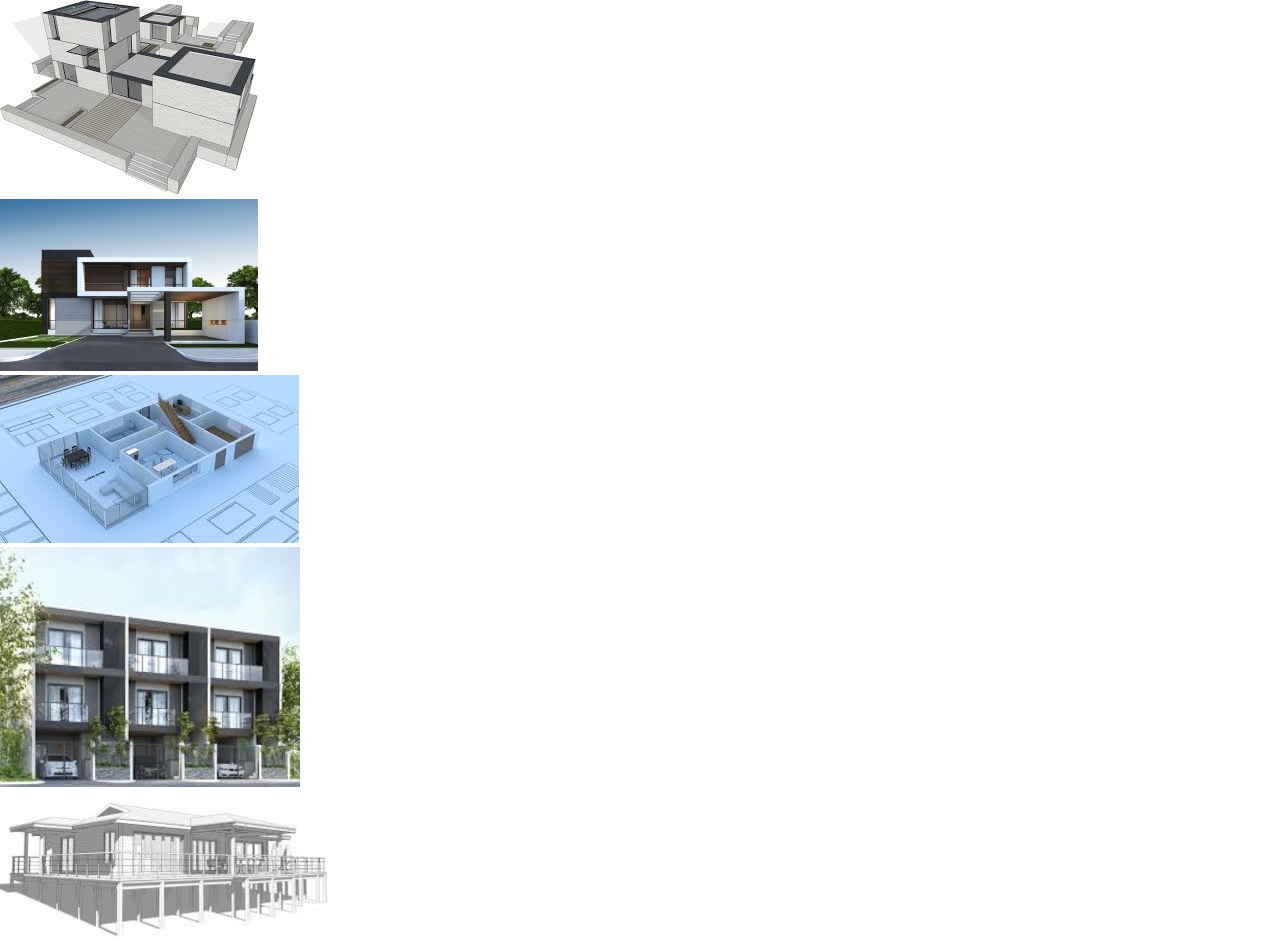
<file: gallery.html>
<!DOCTYPE HTML>
<!--
	Massively by HTML5 UP
	html5up.net | @ajlkn
	Free for personal and commercial use under the CCA 3.0 license (html5up.net/license)
-->
<html>
	<head>
		<title>Wedraw Labs Architectural Gallery</title>
		<meta charset="utf-8" />
		<meta name="viewport" content="width=device-width, initial-scale=1, user-scalable=no" />
		<link rel="stylesheet" href="assets/css/Gallery.css" />
		<noscript><link rel="stylesheet" href="assets/css/noscript.css" /></noscript>
	</head>
	<body class="is-preload">

		<!-- Posts -->
			<section class="posts">
			<article>
			<header>
            </header>
				<a href="#" class="Sample1"><img src="Architectural Drawings/Samples/Sample 1-Small.jpg" alt="" /></a>
			</article>
			<article>
			<header>
			</header>
				<a href="#" class="Sample2"><img src="Architectural Drawings/Samples/Sample 2-Small.jpg" alt="" /></a>
			</article>
			<article>
			<header>
			</header>
			    <a href="#" class="image fit"><img src="Architectural Drawings/Samples/Sample 3-Small.jpg" alt="" /></a>
			</article>
			<article>
			<header>
			</header>
			    <a href="#" class="image fit"><img src="Architectural Drawings/Samples/Sample 4-Small.jpg" alt="" /></a>
			</article>
			<article>
			<header>
			</header>
				<a href="#" class="image fit"><img src="Architectural Drawings/Samples/Sample 5-Small.jpg" alt="" /></a>
	</body>
</html>
</file>
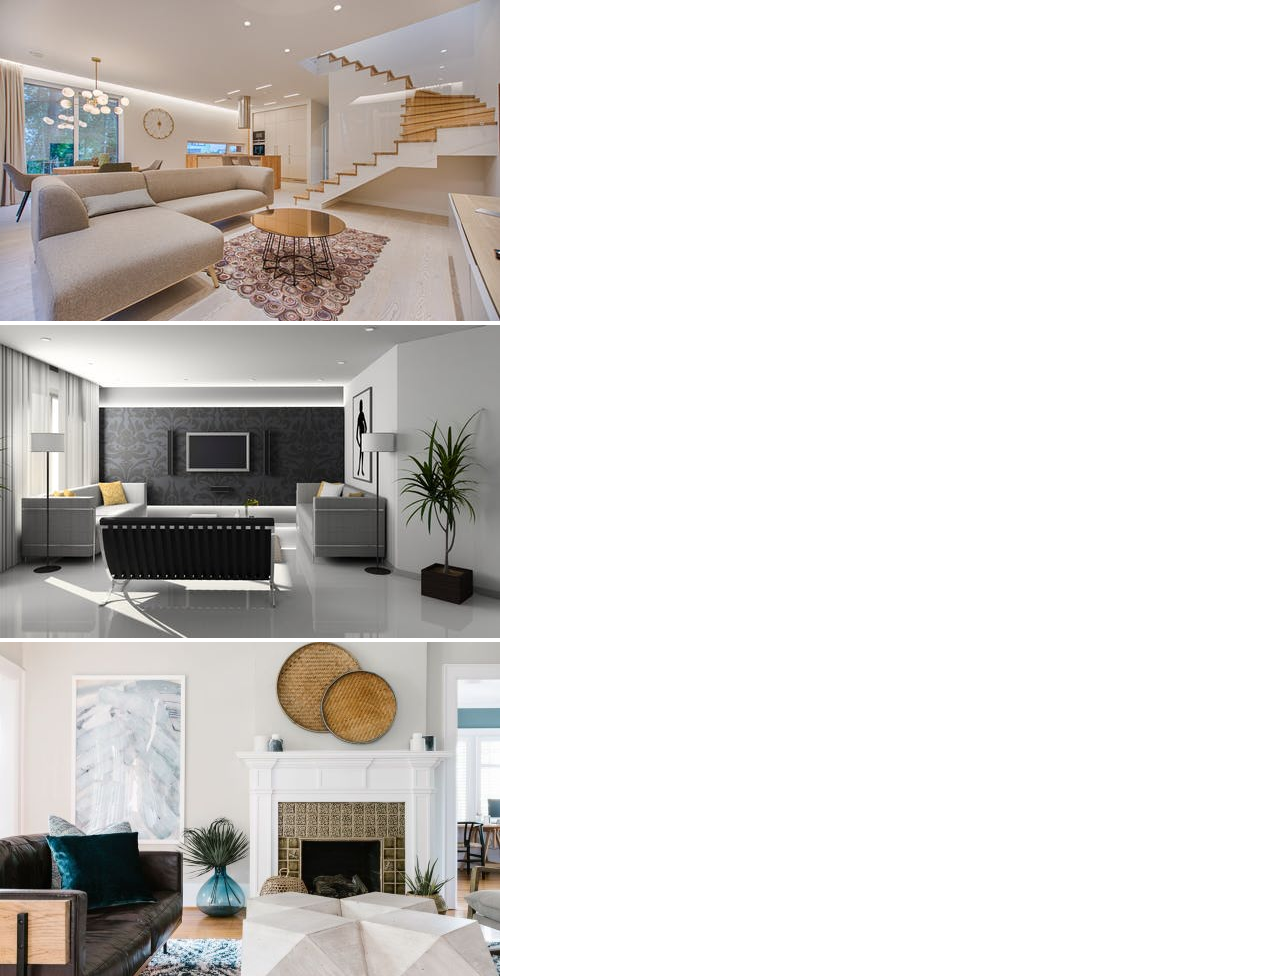
<file: Interior.html>
<!DOCTYPE HTML>
<!--
	Massively by HTML5 UP
	html5up.net | @ajlkn
	Free for personal and commercial use under the CCA 3.0 license (html5up.net/license)
-->
<html>
	<head>
		<title>Wedraw Labs Interior Gallery</title>
		<meta charset="utf-8" />
		<meta name="viewport" content="width=device-width, initial-scale=1, user-scalable=no" />
		<link rel="stylesheet" href="assets/css/2D-3D.css" />
		<noscript><link rel="stylesheet" href="assets/css/noscript.css" /></noscript>
	</head>
	<body class="is-preload">

		<!-- Posts -->
			<section class="posts">
			<article>
			<header>
            </header>
				<a href="#" class="Sample1"><img src="Interior Designs/Samples/Stairs.jpeg" alt="" /></a>
			</article>
			<article>
			<header>
			</header>
				<a href="#" class="Sample2"><img src="Interior Designs/Samples/TV.jpeg" alt="" /></a>
			</article>
			<article>
			<header>
			</header>
			    <a href="#" class="image fit"><img src="Interior Designs/Samples/Chimney-Small.jpeg" alt="" /></a>
	</body>
</html>
</file>
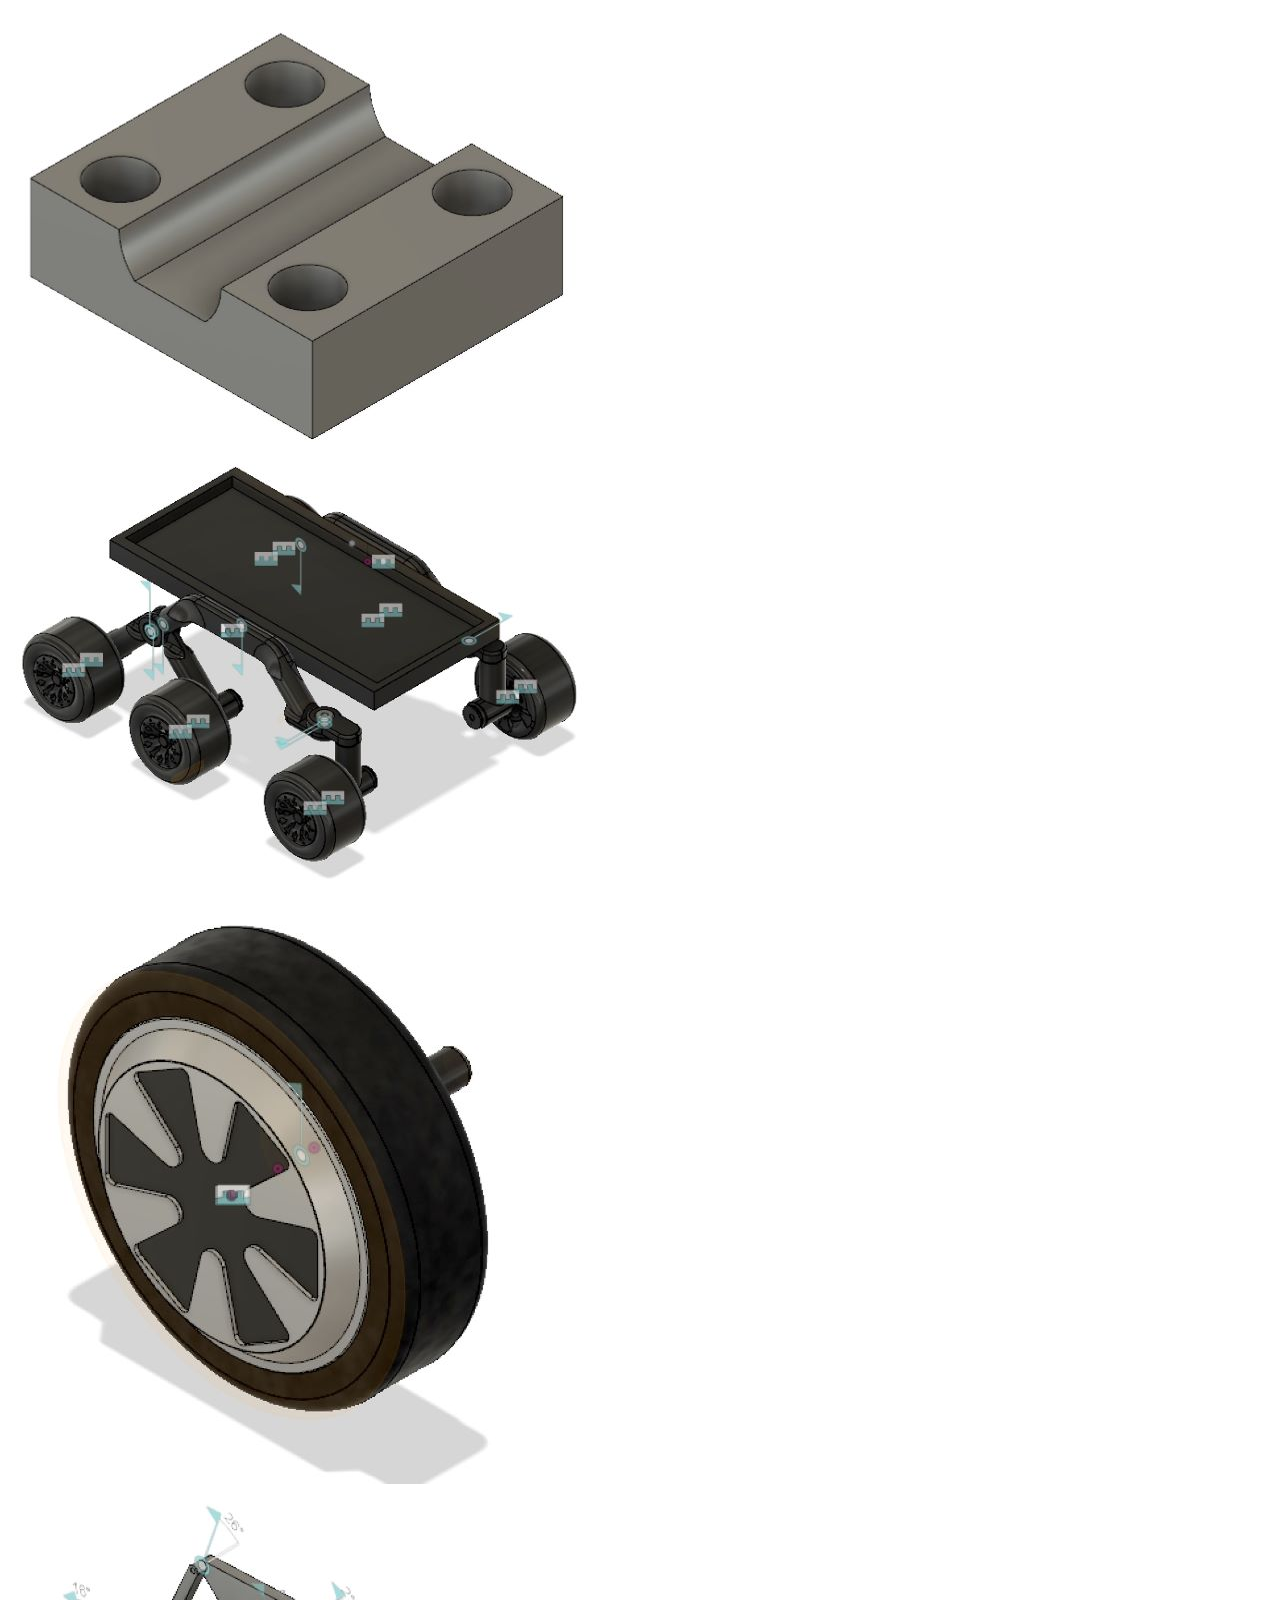
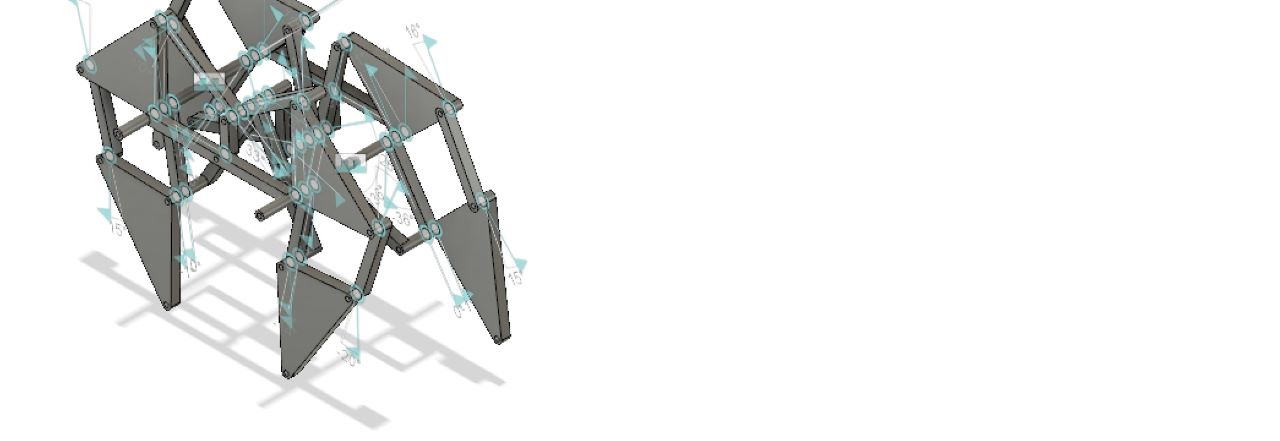
<file: Prototype.html>
<!DOCTYPE HTML>
<!--
	Massively by HTML5 UP
	html5up.net | @ajlkn
	Free for personal and commercial use under the CCA 3.0 license (html5up.net/license)
-->
<html>
	<head>
		<title>Wedraw Labs Prototype Gallery</title>
		<meta charset="utf-8" />
		<meta name="viewport" content="width=device-width, initial-scale=1, user-scalable=no" />
		<link rel="stylesheet" href="assets/css/Thesis.css" />
		<noscript><link rel="stylesheet" href="assets/css/noscript.css" /></noscript>
	</head>
	<body class="is-preload">

		<!-- Posts -->
			<section class="posts">
			<article>
			<header>
            </header>
                <a href="#" class="Sample1"><img src="Prototype Drawings/Samples/parts-small.jpg" alt="" /></a>
			</article>
			<article>
			<header>
			</header>
				<a href="#" class="Sample2"><img src="Prototype Drawings/Samples/parts1-small.jpg" alt="" /></a>
			</article>
			<article>
			<header>
			</header>
			    <a href="#" class="image fit"><img src="Prototype Drawings/Samples/wheel-small.jpg" alt="" /></a>
			</article>
			<article>
			<header>
			</header>
				<a href="#" class="image fit"><img src="Prototype Drawings/Samples/fusion360-small.jpg" alt="" /></a>
			</article>
			<article>
	</body>
</html>
</file>
<file: assets/css/Gallery.css>
* {
  margin:  0;
  padding: 0;
  }

  .wrapper {
      margin:0 auto;
      width: 1000px;
  }

  .Sample1 {
    width: 300px;
  }
</file>
<file: assets/css/2D-3D.css>
* {
    margin:  0;
    padding: 0;
    }
  
    .wrapper {
        margin:0 auto;
        width: 1000px;
    }
  
    .Sample1 {
      width: 300px;
    }

    .Sample2 {
        width: 300px;
    }
</file>
<file: assets/css/Thesis.css>
* {
    margin:  0;
    padding: 0;
    }
  
    .wrapper {
        margin:0 auto;
        width: 1000px;
    }
  
    .Sample1 {
      width: 300px;
    }

    .Sample2 {
        width: 300px;
    }
</file>
<file: assets/css/noscript.css>
@import url(font-awesome.min.css);

/*
	Massively by HTML5 UP
	html5up.net | @ajlkn
	Free for personal and commercial use under the CCA 3.0 license (html5up.net/license)
*/

/* Wrapper */

	#wrapper {
		background-color: #212931;
		background-image: url("../../images/overlay.png"), linear-gradient(0deg, rgba(0, 0, 0, 0.1), rgba(0, 0, 0, 0.1)), url("../../images/bg.jpg");
		background-size: auto,								auto,														100% auto;
		background-position: center,								center,														top center;
		background-repeat: repeat,								no-repeat,													no-repeat;
		background-attachment: fixed,								fixed,														fixed;
	}

		#wrapper.fade-in:before {
			display: none;
		}

/* Intro */

	body.is-preload #intro {
		opacity: 1;
	}

		body.is-preload #intro:not(.hidden) + #header + #nav {
			-moz-transform: none;
			-webkit-transform: none;
			-ms-transform: none;
			transform: none;
			opacity: 1;
		}
</file>
